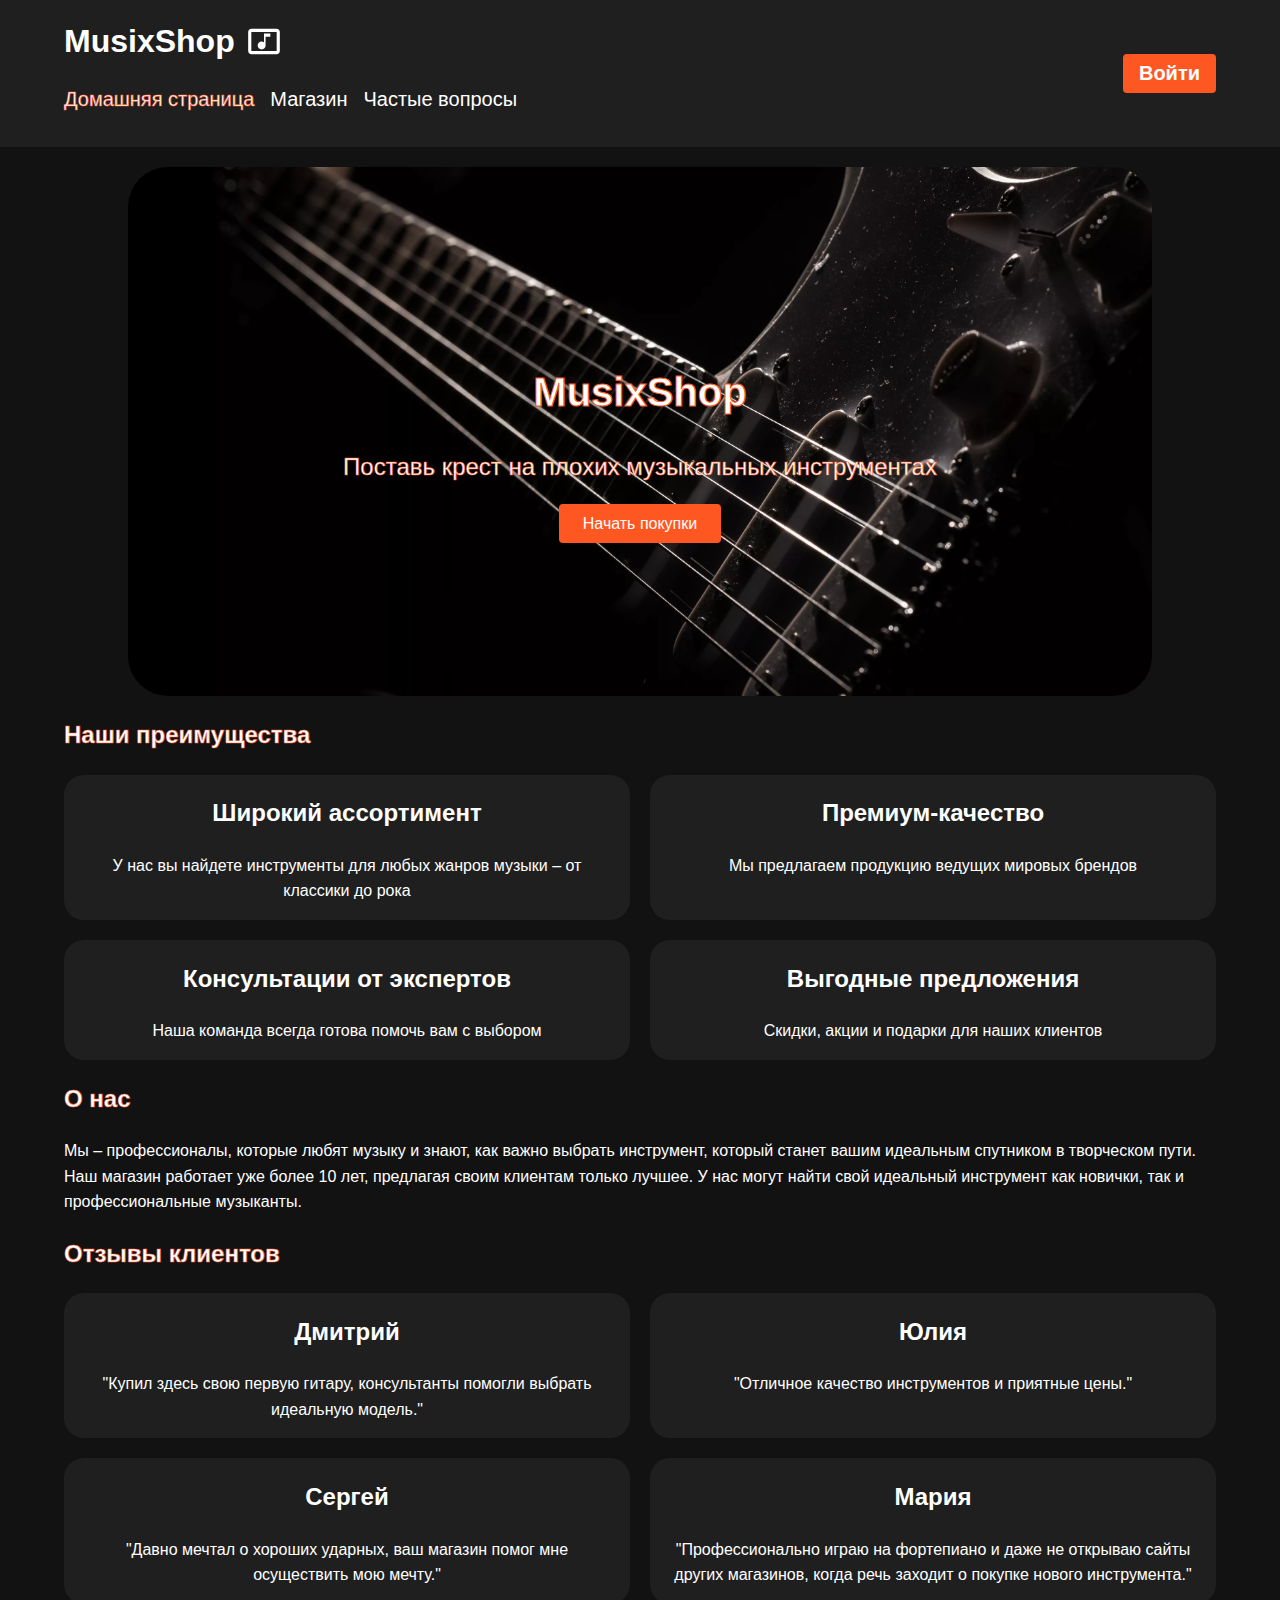
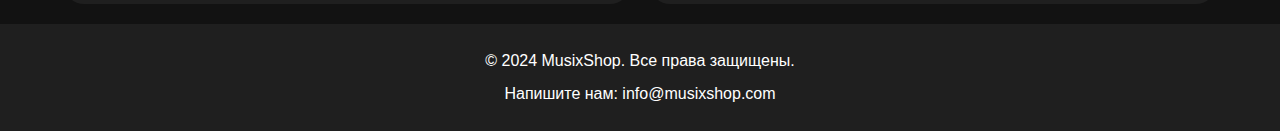
<file: frontend/index.html>
<!DOCTYPE html>
<html lang="ru">
<head>
    <meta charset="UTF-8">
    <meta name="viewport" content="width=device-width, initial-scale=1.0">
    <title>MusixShop - Домашняя страница</title>
    <link rel="shortcut icon" href="assets/icons/logo.svg">
    <link rel="stylesheet" href="styles/styles.css">
    <link rel="stylesheet" href="styles/index.css">
    <script src="scripts_js/scripts.js"></script>
</head>
<body>
    <!-- Хэдер -->
    <header class="header">
        <div class="container">
            <div id="header-div">
                <div>
                    <div id="logo">
                        <h1>MusixShop</h1>
                        <img src="assets/icons/logo.svg">
                    </div>
                    <nav class="navbar">
                        <ul class="nav-links">
                            <li><a id="active-page" href="#">Домашняя страница</a></li>
                            <li><a href="shop.html">Магазин</a></li>
                            <li><a href="faq.html">Частые вопросы</a></li>
                        </ul>
                    </nav>
                </div>
                <a href="login_page.html" id="auth-link"><button>Войти</button></a>
                <div id="authorized-user">
                    <p>user@example.com</p>
                    <a><img src="assets/icons/user.svg" alt=""></a>
                    <a href="basket.html"><img src="assets/icons/basket.svg" alt=""></a>
                </div>
            </div>
        </div>
    </header>

    <!-- Основной контент -->
    <main class="main">

        <section id="hero">
            <div class="hero-content">
                <h2>MusixShop</h2>
                <p>Поставь крест на плохих музыкальных инструментах</p>
                <a href="shop.html" class="cta">Начать покупки</a>
            </div>
        </section>

        <section id="advantages">
            <div class="container">
                <h2 class="h2-title">Наши преимущества</h2>
                <div class="advantages-container">
                    <div>
                        <h2>Широкий ассортимент</h2>
                        <p>У нас вы найдете инструменты для любых жанров музыки – от классики до рока</p>
                    </div>

                    <div>
                        <h2>Премиум-качество</h2>
                        <p>Мы предлагаем продукцию ведущих мировых брендов</p>
                    </div>

                    <div>
                        <h2>Консультации от экспертов</h2>
                        <p>Наша команда всегда готова помочь вам с выбором</p>
                    </div>

                    <div>
                        <h2>Выгодные предложения</h2>
                        <p>Скидки, акции и подарки для наших клиентов</p>
                    </div>
                </div>
            </div>
        </section>

        <section class="info">
            <div class="container">
                <h2 class="h2-title">О нас</h2>
                <p>Мы – профессионалы, которые любят музыку и знают, как важно выбрать инструмент,
                   который станет вашим идеальным спутником в творческом пути. Наш магазин работает уже более 10 лет,
                   предлагая своим клиентам только лучшее. У нас могут найти свой идеальный инструмент как новички,
                   так и профессиональные музыканты.</p>
            </div>
        </section>

        <section id="reviews">
            <div class="container">
                <h2 class="h2-title">Отзывы клиентов</h2>
                <div class="reviews-container">
                    <div>
                        <h2>Дмитрий</h2>
                        <p>"Купил здесь свою первую гитару, консультанты помогли выбрать идеальную модель."</p>
                    </div>

                    <div>
                        <h2>Юлия</h2>
                        <p>"Отличное качество инструментов и приятные цены."</p>
                    </div>

                    <div>
                        <h2>Сергей</h2>
                        <p>"Давно мечтал о хороших ударных, ваш магазин помог мне осуществить мою мечту."</p>
                    </div>

                    <div>
                        <h2>Мария</h2>
                        <p>"Профессионально играю на фортепиано и даже не открываю сайты других магазинов,
                           когда речь заходит о покупке нового инструмента."</p>
                    </div>
                </div>
            </div>
        </section>

    </main>

    <!-- Футер -->
    <footer class="footer">
        <div class="container">
            <p>&copy; 2024 MusixShop. Все права защищены.</p>
            <p>Напишите нам: info@musixshop.com</p>
        </div>
    </footer>
</body>
</html>
</file>
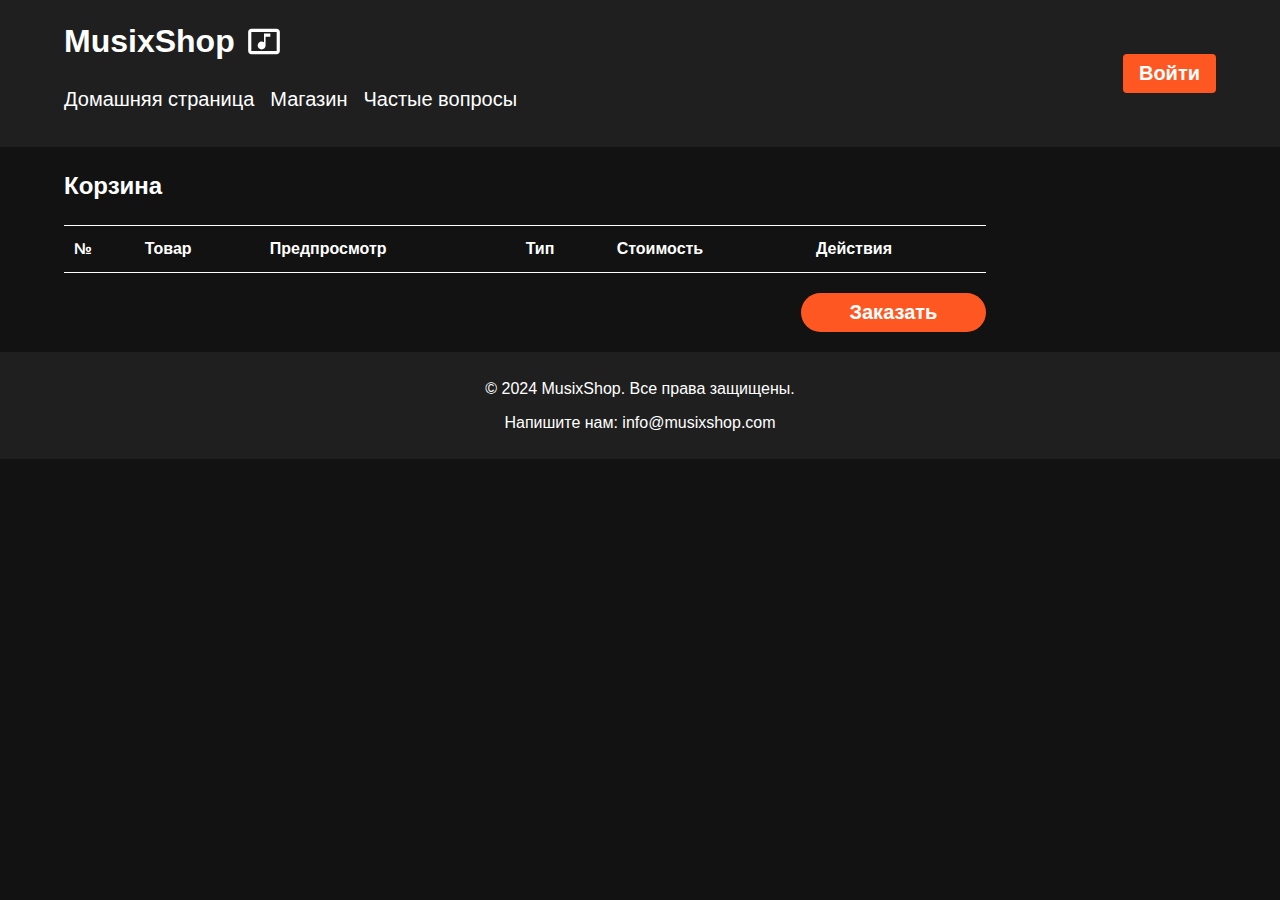
<file: frontend/basket.html>
<!DOCTYPE html>
<html lang="ru">
<head>
    <meta charset="UTF-8">
    <meta name="viewport" content="width=device-width, initial-scale=1.0">
    <title>MusixShop - Товар</title>
    <link rel="shortcut icon" href="assets/icons/logo.svg">
    <link rel="stylesheet" href="styles/styles.css">
    <link rel="stylesheet" href="styles/basket.css">
    <script src="scripts_js/scripts.js"></script>
    <script src="scripts_js/basket.js"></script>
</head>
<body>
    <!-- Хэдер -->
    <header class="header">
        <div class="container">
            <div id="header-div">
                <div>
                    <div id="logo">
                        <h1>MusixShop</h1>
                        <img src="assets/icons/logo.svg">
                    </div>
                    <nav class="navbar">
                        <ul class="nav-links">
                            <li><a href="index.html">Домашняя страница</a></li>
                            <li><a href="shop.html">Магазин</a></li>
                            <li><a href="faq.html">Частые вопросы</a></li>
                        </ul>
                    </nav>
                </div>
                <a href="login_page.html" id="auth-link"><button>Войти</button></a>
                <div id="authorized-user">
                    <p>user@example.com</p>
                    <a><img src="assets/icons/user.svg" alt=""></a>
                    <a href="#"><img src="assets/icons/basket-orange.svg" alt=""></a>
                </div>
            </div>
        </div>
    </header>

    <!-- Основной контент -->
    <main class="main">

        <section id="basket">
            <div class="container">
                <h2>Корзина</h2>
                <table id="basket-table">
                    <thead>
                        <tr>
                            <th>№</th>
                            <th>Товар</th>
                            <th>Предпросмотр</th>
                            <th>Тип</th>
                            <th>Стоимость</th>
                            <th>Действия</th>
                        </tr>
                    </thead>
                    <tbody></tbody>
                </table>
                <div id="basket-total">
                    <p id="total-price"></p>
                    <button>Заказать</button>
                </div>
            </div>
        </section>

        <div id="notification" class="custom-notification"></div>

    </main>

    <!-- Футер -->
    <footer class="footer">
        <div class="container">
            <p>&copy; 2024 MusixShop. Все права защищены.</p>
            <p>Напишите нам: info@musixshop.com</p>
        </div>
    </footer>
</body>
</html>
</file>
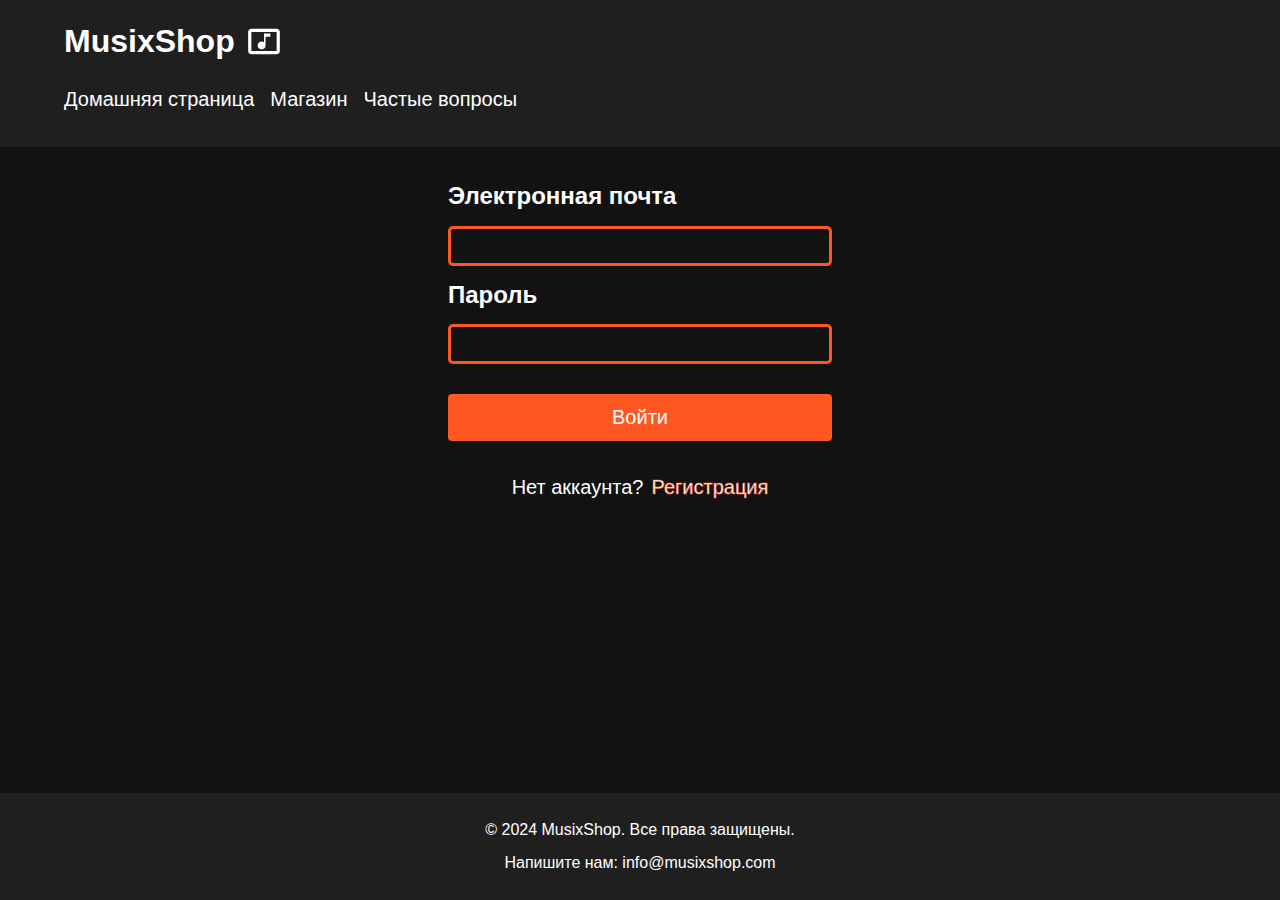
<file: frontend/login_page.html>
<!DOCTYPE html>
<html lang="ru">
<head>
    <meta charset="UTF-8">
    <meta name="viewport" content="width=device-width, initial-scale=1.0">
    <title>MusixShop - Авторизация</title>
    <link rel="shortcut icon" href="assets/icons/logo.svg">
    <link rel="stylesheet" href="styles/styles.css">
    <link rel="stylesheet" href="styles/login_page.css">
    <script src="scripts_js/login_page.js"></script>
</head>
<body>
    <!-- Хэдер -->
    <header class="header">
        <div class="container">
            <div id="header-div">
                <div>
                    <div id="logo">
                        <h1>MusixShop</h1>
                        <img src="assets/icons/logo.svg">
                    </div>
                    <nav class="navbar">
                        <ul class="nav-links">
                            <li><a href="index.html">Домашняя страница</a></li>
                            <li><a href="shop.html">Магазин</a></li>
                            <li><a href="faq.html">Частые вопросы</a></li>
                        </ul>
                    </nav>
                </div>
            </div>
        </div>
    </header>

    <!-- Основной контент -->
    <main class="main">

        <section id="auth">
            <div class="container">
                <div class="center-container">
                    <form id="auth-form">
                        <label for="email">Электронная почта</label>
                        <input type="email" id="email" name="email" required>
                        <label for="password">Пароль</label>
                        <input type="password" id="password" name="password" required>
                        <button type="submit">Войти</button>
                        <div><p>Нет аккаунта?</p><a>Регистрация</a></div>
                    </form>
                </div>
            </div>
        </section>

        <div id="notification" class="custom-notification"></div>

    </main>

    <!-- Футер -->
    <footer class="footer">
        <div class="container">
            <p>&copy; 2024 MusixShop. Все права защищены.</p>
            <p>Напишите нам: info@musixshop.com</p>
        </div>
    </footer>
</body>
</html>
</file>
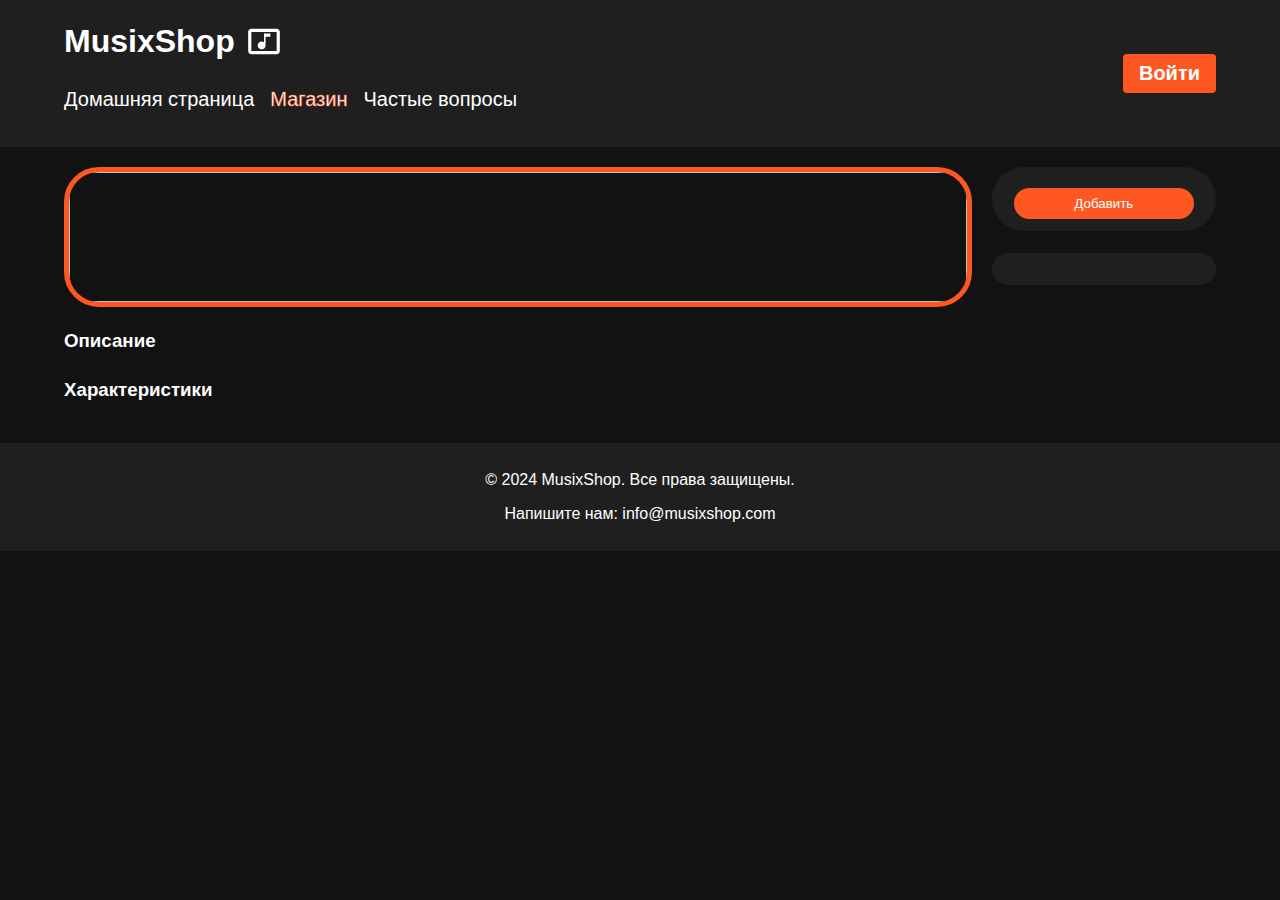
<file: frontend/product.html>
<!DOCTYPE html>
<html lang="ru">
<head>
    <meta charset="UTF-8">
    <meta name="viewport" content="width=device-width, initial-scale=1.0">
    <title>MusixShop - Товар</title>
    <link rel="shortcut icon" href="assets/icons/logo.svg">
    <link rel="stylesheet" href="styles/styles.css">
    <link rel="stylesheet" href="styles/product.css">
    <script src="scripts_js/scripts.js"></script>
    <script src="scripts_js/product.js"></script>
</head>
<body>
    <!-- Хэдер -->
    <header class="header">
        <div class="container">
            <div id="header-div">
                <div>
                    <div id="logo">
                        <h1>MusixShop</h1>
                        <img src="assets/icons/logo.svg">
                    </div>
                    <nav class="navbar">
                        <ul class="nav-links">
                            <li><a href="index.html">Домашняя страница</a></li>
                            <li><a id="active-page" href="shop.html">Магазин</a></li>
                            <li><a href="faq.html">Частые вопросы</a></li>
                        </ul>
                    </nav>
                </div>
                <a href="login_page.html" id="auth-link"><button>Войти</button></a>
                <div id="authorized-user">
                    <p>user@example.com</p>
                    <a><img src="assets/icons/user.svg" alt=""></a>
                    <a href="basket.html"><img src="assets/icons/basket.svg" alt=""></a>
                </div>
            </div>
        </div>
    </header>

    <!-- Основной контент -->
    <main class="main">

        <section id="product">
            <div class="container">
                <h2 id="product-title"></h2>
                <p id="product-type"></p>
                <div id="product-front">
                    <img id="product-img">
                    <div>
                        <div>
                            <p id="product-price"></p>
                            <button id="addButton">Добавить</button>
                        </div>
                        <div>
                            <p id="product-quantity"></p>
                        </div>
                    </div>
                </div>
                <div id="product-info">
                    <h3>Описание</h3>
                    <p id="product-description"></p>

                    <h3>Характеристики</h3>
                    <div id="product-characteristics"></div>
                </div>
            </div>
        </section>

        <div id="notification" class="custom-notification"></div>

    </main>

    <!-- Футер -->
    <footer class="footer">
        <div class="container">
            <p>&copy; 2024 MusixShop. Все права защищены.</p>
            <p>Напишите нам: info@musixshop.com</p>
        </div>
    </footer>
</body>
</html>
</file>
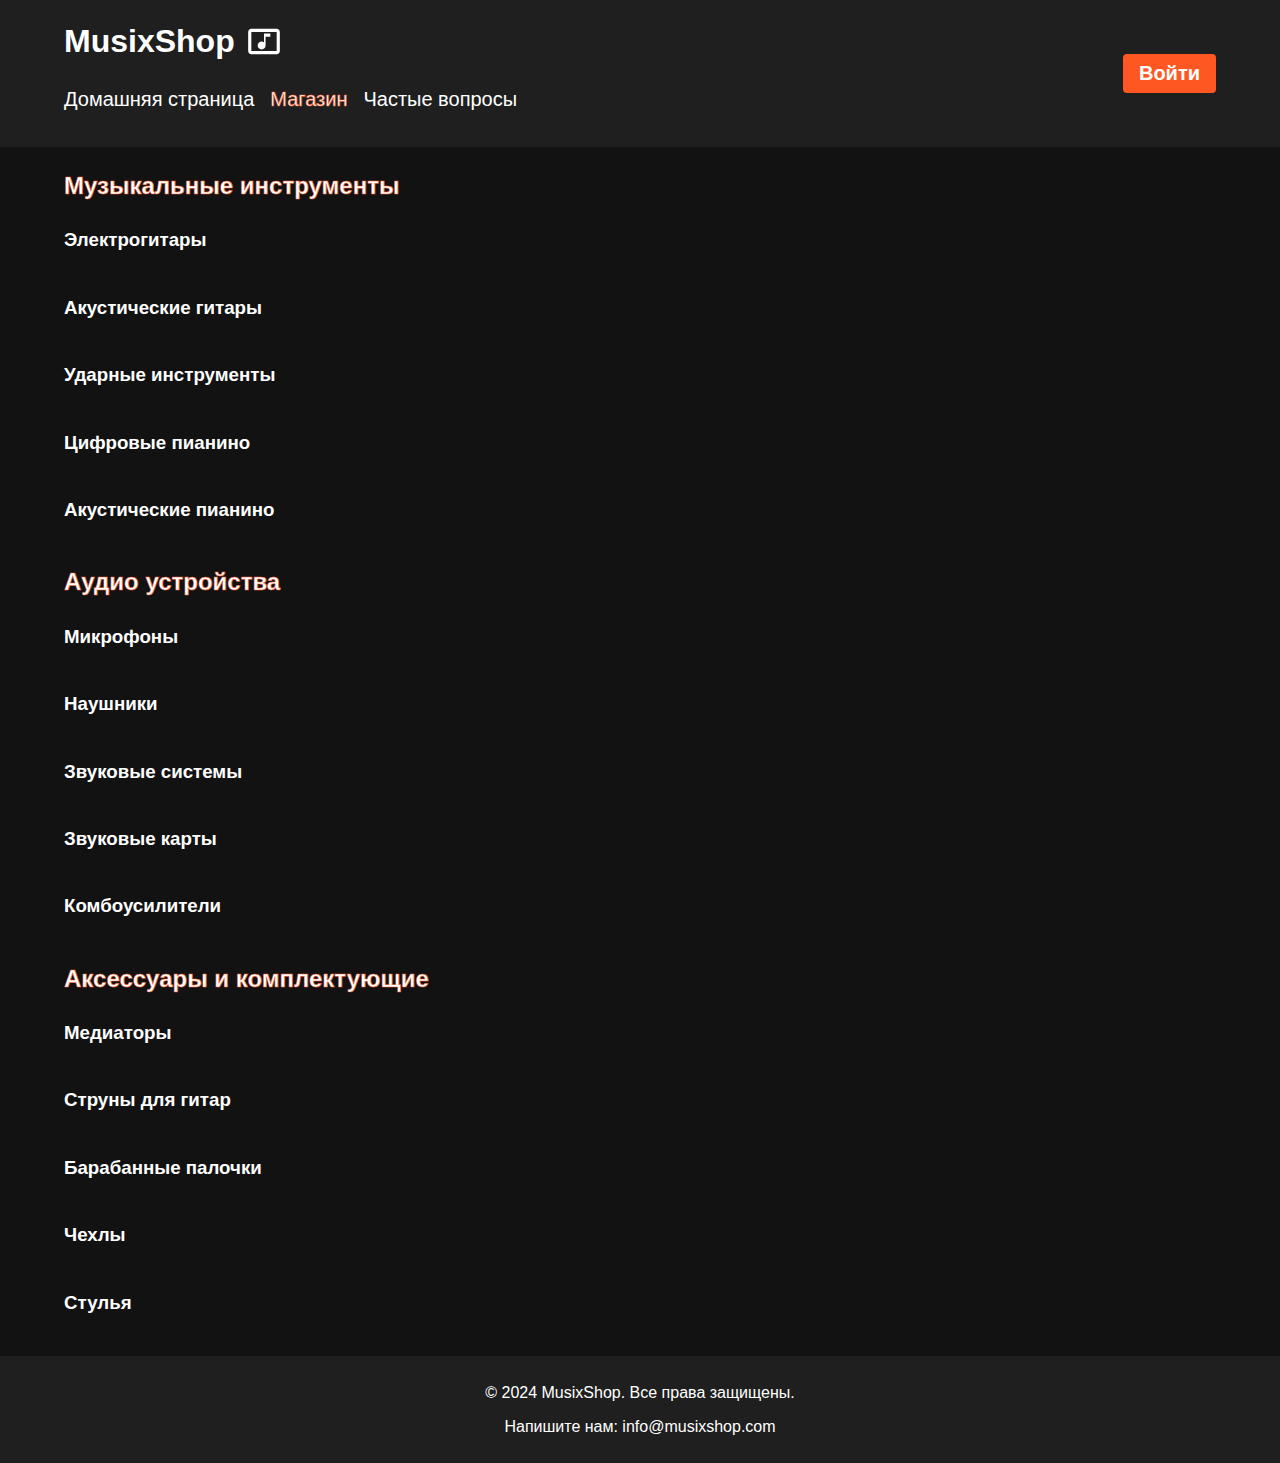
<file: frontend/shop.html>
<!DOCTYPE html>
<html lang="ru">
<head>
    <meta charset="UTF-8">
    <meta name="viewport" content="width=device-width, initial-scale=1.0">
    <title>MusixShop - Домашняя страница</title>
    <link rel="shortcut icon" href="assets/icons/logo.svg">
    <link rel="stylesheet" href="styles/styles.css">
    <link rel="stylesheet" href="styles/shop.css">
    <script src="scripts_js/scripts.js"></script>
    <script src="scripts_js/shop.js"></script>
</head>
<body>
    <!-- Хэдер -->
    <header class="header">
        <div class="container">
            <div id="header-div">
                <div>
                    <div id="logo">
                        <h1>MusixShop</h1>
                        <img src="assets/icons/logo.svg">
                    </div>
                    <nav class="navbar">
                        <ul class="nav-links">
                            <li><a href="index.html">Домашняя страница</a></li>
                            <li><a id="active-page" href="shop.html">Магазин</a></li>
                            <li><a href="faq.html">Частые вопросы</a></li>
                        </ul>
                    </nav>
                </div>
                <a href="login_page.html" id="auth-link"><button>Войти</button></a>
                <div id="authorized-user">
                    <p>user@example.com</p>
                    <a><img src="assets/icons/user.svg" alt=""></a>
                    <a href="basket.html"><img src="assets/icons/basket.svg" alt=""></a>
                </div>
            </div>
        </div>
    </header>

    <!-- Основной контент -->
    <main class="main">

        <section id="instruments">
            <div class="container">
                <h2 class="h2-title">Музыкальные инструменты</h2>
                <h3>Электрогитары</h3>
                <div class="card-container" id="electric-guitars"></div>
                <h3>Акустические гитары</h3>
                <div class="card-container" id="acoustic-guitars"></div>
                <h3>Ударные инструменты</h3>
                <div class="card-container" id="drums"></div>
                <h3>Цифровые пианино</h3>
                <div class="card-container" id="digital-pianos"></div>
                <h3>Акустические пианино</h3>
                <div class="card-container" id="acoustic-pianos"></div>
            </div>
        </section>

        <section id="devices">
            <div class="container">
                <h2 class="h2-title">Аудио устройства</h2>
                <h3>Микрофоны</h3>
                <div class="card-container" id="microphones"></div>
                <h3>Наушники</h3>
                <div class="card-container" id="headphones"></div>
                <h3>Звуковые системы</h3>
                <div class="card-container" id="sound-systems"></div>
                <h3>Звуковые карты</h3>
                <div class="card-container" id="sound-cards"></div>
                <h3>Комбоусилители</h3>
                <div class="card-container" id="combo-amplifiers"></div>
            </div>
        </section>

        <section id="accessories">
            <div class="container">
                <h2 class="h2-title">Аксессуары и комплектующие</h2>
                <h3>Медиаторы</h3>
                <div class="card-container" id="mediators"></div>
                <h3>Струны для гитар</h3>
                <div class="card-container" id="strings"></div>
                <h3>Барабанные палочки</h3>
                <div class="card-container" id="drumsticks"></div>
                <h3>Чехлы</h3>
                <div class="card-container" id="covers"></div>
                <h3>Стулья</h3>
                <div class="card-container" id="chairs"></div>
            </div>
        </section>

        <div id="notification" class="custom-notification"></div>

    </main>

    <!-- Футер -->
    <footer class="footer">
        <div class="container">
            <p>&copy; 2024 MusixShop. Все права защищены.</p>
            <p>Напишите нам: info@musixshop.com</p>
        </div>
    </footer>
</body>
</html>
</file>
<file: frontend/styles/styles.css>
body {
    margin: 0;
    font-family: Arial, sans-serif;
    background-color: #121212;
    color: #ffffff;
    line-height: 1.6;
}

.container {
    width: 90%;
    max-width: 1200px;
    margin: 0 auto;
}

/* Header Styles */
header {
    background: #1f1f1f;
    padding: 1rem 0;
}

#header-div {
    display: flex;
    flex-direction: row;
    justify-content: space-between;
}

#logo {
    display: flex;
    flex-direction: row;
    gap: 10px;
}

#logo img {
    width: 3vw;
    animation: pulse 0.5s infinite ease-in-out;
}

#logo h1 {
    color: #ffffff;
    font-size: 2rem;
    margin: 0;
}

.nav-links {
    list-style: none;
    padding: 0;
    display: flex;
    gap: 1rem;
}

.nav-links li a {
    text-decoration: none;
    color: #ffffff;
    transition: color 0.3s;
    font-size: 1.25rem;
}

.nav-links li a:hover {
    color: #ff5722;
}

#active-page {
    -webkit-text-stroke-width: 0.5px;
    -webkit-text-stroke-color: #ff5722;
}

#auth-link {
    align-self: center;
}

#auth-link button {
    font-weight: bold;
    font-size: 1.25rem;
}

#authorized-user {
    display: none;
    flex-direction: row;
    gap: 10px;
}

#authorized-user p {
    font-size: 1.25rem;
    font-weight: bold;
    align-self: center;
}

#authorized-user a {
    align-content: center;
}

#authorized-user a img {
    width: 3vw;
}

button {
    background-color: #ff5722;
    border: none;
    color: #ffffff;
    padding: 0.5rem 1rem;
    cursor: pointer;
    border-radius: 4px;
    transition: background 0.3s;
}

button:hover {
    background-color: #e64a19;
}

.h2-title {
    -webkit-text-stroke-width: 0.5px;
    -webkit-text-stroke-color: #ff5722;
}

.custom-notification {
    position: fixed;
    bottom: 20px;
    left: 50%;
    transform: translateX(-50%);
    padding: 10px 20px;
    background-color: #1f1f1f;
    color: #ffffff;
    border: 3px solid #ff5722;
    border-radius: 20px;
    text-align: center;
    box-shadow: 0 2px 5px rgba(0,0,0,0.1);
    transition: opacity 0.3s ease-in-out;
    opacity: 0;
}

.custom-notification button {
    padding: 10px 20px;
    border: 1px solid #ff5722;
    border-radius: 10px;
    color: #ffffff;
    background-color: #1f1f1f;
    cursor: pointer;
}

.custom-notification button:hover {
    background-color: #ff5722;
}

/* Footer */
footer {
    background: #1f1f1f;
    padding: 1rem 0;
    text-align: center;
    margin-top: 20px;
}

footer p {
    margin: 0.5rem 0;
}

@keyframes pulse {
    0% {
        transform: scale(1);
    }
    50% {
        transform: scale(1.2);
    }
    100% {
        transform: scale(1);
    }
}
</file>
<file: frontend/styles/index.css>
/* Hero Section */
#hero {
    background: url('../assets/images/background1.png') no-repeat center center/cover;
    text-align: center;
    padding: 10rem 0;
    margin-inline: 10%;
    margin-top: 20px;
    border-radius: 40px;
}

.hero-content h2 {
    font-size: 2.5rem;
    margin-bottom: 0.3rem;
    -webkit-text-stroke-width: 1px;
    -webkit-text-stroke-color: #ff5722;
}

.hero-content p {
    font-size: 1.5rem;
    margin-bottom: 1.5rem;
    -webkit-text-stroke-width: 0.5px;
    -webkit-text-stroke-color: #ff5722;
}

.cta {
    text-decoration: none;
    background-color: #ff5722;
    color: #ffffff;
    padding: 0.7rem 1.5rem;
    border-radius: 4px;
    font-size: 1rem;
    transition: background 0.3s;
}

.cta:hover {
    background-color: #e64a19;
}

.advantages-container {
    display: grid;
    grid-template-columns: 1fr 1fr;
    gap: 20px;
}

.advantages-container div {
    border-radius: 20px;
    background-color: #1f1f1f;
    padding-inline: 20px;
    text-align: center;
}

.reviews-container {
    display: grid;
    grid-template-columns: 1fr 1fr;
    gap: 20px;
}

.reviews-container div {
    border-radius: 20px;
    background-color: #1f1f1f;
    padding-inline: 20px;
    text-align: center;
}

.slider {
    text-align: center;
}

.slide {
    flex: 0 0 100%;
    position: relative;
    opacity: 0;
    transform: translateX(-100%);
    display: none;
}

#slide-active {
    opacity: 1;
    transform: translateX(0);
    display: block;
}

.slide img {
    width: 900px;
    height: 600px;
    object-fit: cover;
    border-radius: 30px;
}

.caption {
    position: absolute;
    top: 50%;
    left: 50%;
    transform: translate(-50%, -50%);
    color: white;
    text-align: center;
    font-size: 2.5rem;
    -webkit-text-stroke-width: 0.5px;
    -webkit-text-stroke-color: #ff5722;
}
</file>
<file: frontend/styles/basket.css>
#basket-table {
    width: 80%;
    margin-bottom: 20px;
    border-collapse: collapse;
    border: 1px solid #ffffff;
    border-left: none;
    border-right: none;
}

#basket-table tr th {
    display: table-cell;
    padding: 10px;
    text-align: left;
    font-weight: bold;
    border: 1px solid #ffffff;
    border-left: none;
    border-right: none;
}

#basket-table tr td {
    padding: 10px;
    text-align: left;
    border: 1px solid #ffffff;
    border-left: none;
    border-right: none;
}

.product-image {
    width: 20%;
}

.product-image img {
    width: 50%;
    border-radius: 35px;
}

.actions {
    display: flex;
}

.actions button {
    border: none;
    background: none;
    width: 5vh;
    height: 5vh;
    cursor: pointer;
}

#basket-total {
    display: flex;
    flex-direction: row;
    justify-content: right;
    width: 80%;
    gap: 2%;
}

#basket-total button {
    width: 20%;
    border-radius: 35px;
    font-weight: bold;
    font-size: 1.25rem;
}

#total-price {
    margin-top: 0;
    margin-bottom: 0;
    font-size: 2rem;
}
</file>
<file: frontend/styles/login_page.css>
.center-container {
    display: flex;
    justify-content: center;
}

#auth-form {
    margin-block: 30px;
    width: 30vw;
    display: flex;
    flex-direction: column;
    gap: 10px;
}

#auth-form label {
    font-weight: bold;
    font-size: 1.5rem;
}

#auth-form input {
    height: 2rem;
    border: 3px solid #ff5722;
    border-radius: 5px;
    background-color: #121212;
    color: #ffffff;
}

#auth-form button {
    margin-top: 20px;
    font-size: 1.25rem;
    padding: 0.75rem 1.5rem;
}

#auth-form div {
    display: flex;
    flex-direction: row;
    align-self: center;
    align-items: center;
    gap: 0.5rem;
}

#auth-form div p {
    font-size: 1.25rem;
}


#auth-form div a {
    font-size: 1.25rem;
    -webkit-text-stroke-width: 0.5px;
    -webkit-text-stroke-color: #ff5722;
}

#auth-form a:hover {
    color: #ff5722;
    cursor: pointer;
}

footer {
    position: fixed;
    bottom: 0;
    width: 100%;
}
</file>
<file: frontend/styles/product.css>
#product-title {
    margin-bottom: 0;
}

#product-type {
    color: #ff5722;
}

#product-front {
    display: flex;
    flex-direction: row;
    gap: 20px;
}

#product-front div {
    width: 20%;
    border-radius: 35px;
}

#product-front div div {
    width: 100%;
    display: flex;
    flex-direction: column;
    gap: 10px;
    margin-bottom: 10%;
    text-align: center;
    background-color: #1f1f1f;
}

#addButton {
    width: 80%;
    margin-bottom: 5%;
    align-self: center;
    border-radius: 35px;
}

#product-price {
    font-size: 2rem;
    margin-top: 5%;
    margin-bottom: 0;
}

#product-img {
    border: 5px solid #ff5722;
    border-radius: 35px;
    width: 80%;
}

#product-characteristics {
    display: flex;
    flex-direction: column;
}

#product-characteristics div {
    display: flex;
    flex-direction: row;
    gap: 5px;
}

#product-characteristics div p:nth-of-type(1) {
    color: #ff5722;
}
</file>
<file: frontend/styles/shop.css>
.card-container {
    display: grid;
    grid-template-columns: repeat(3, 33%);
    gap: 20px;
    max-width: 100%;
}

.card {
    display: flex;
    flex-direction: column;
    background-color: #1f1f1f;
    border-radius: 35px;
    max-width: 100%;
}

.card:hover {
    border: 2px solid #ff5722;
}

.card img {
    margin: none;
    margin-top: 5%;
    align-self: center;
    width: 90%;
    height: auto;
    border-radius: 35px;
    cursor: pointer;
}

.card p {
    margin: 0 0 0 5%;
}

.card p:nth-of-type(1) {
    font-size: 2rem;
}

.card p:nth-of-type(2) {
    color: #ff5722;
}

.card h2 {
    margin: 0 5% 0 5%;
    white-space: nowrap;
    overflow: hidden;
    text-overflow: ellipsis;
}

.card button {
    align-self: center;
    margin: 5% 0 10% 0;
    border-radius: 35px;
    bottom: 0;
    width: 80%;
}
</file>
